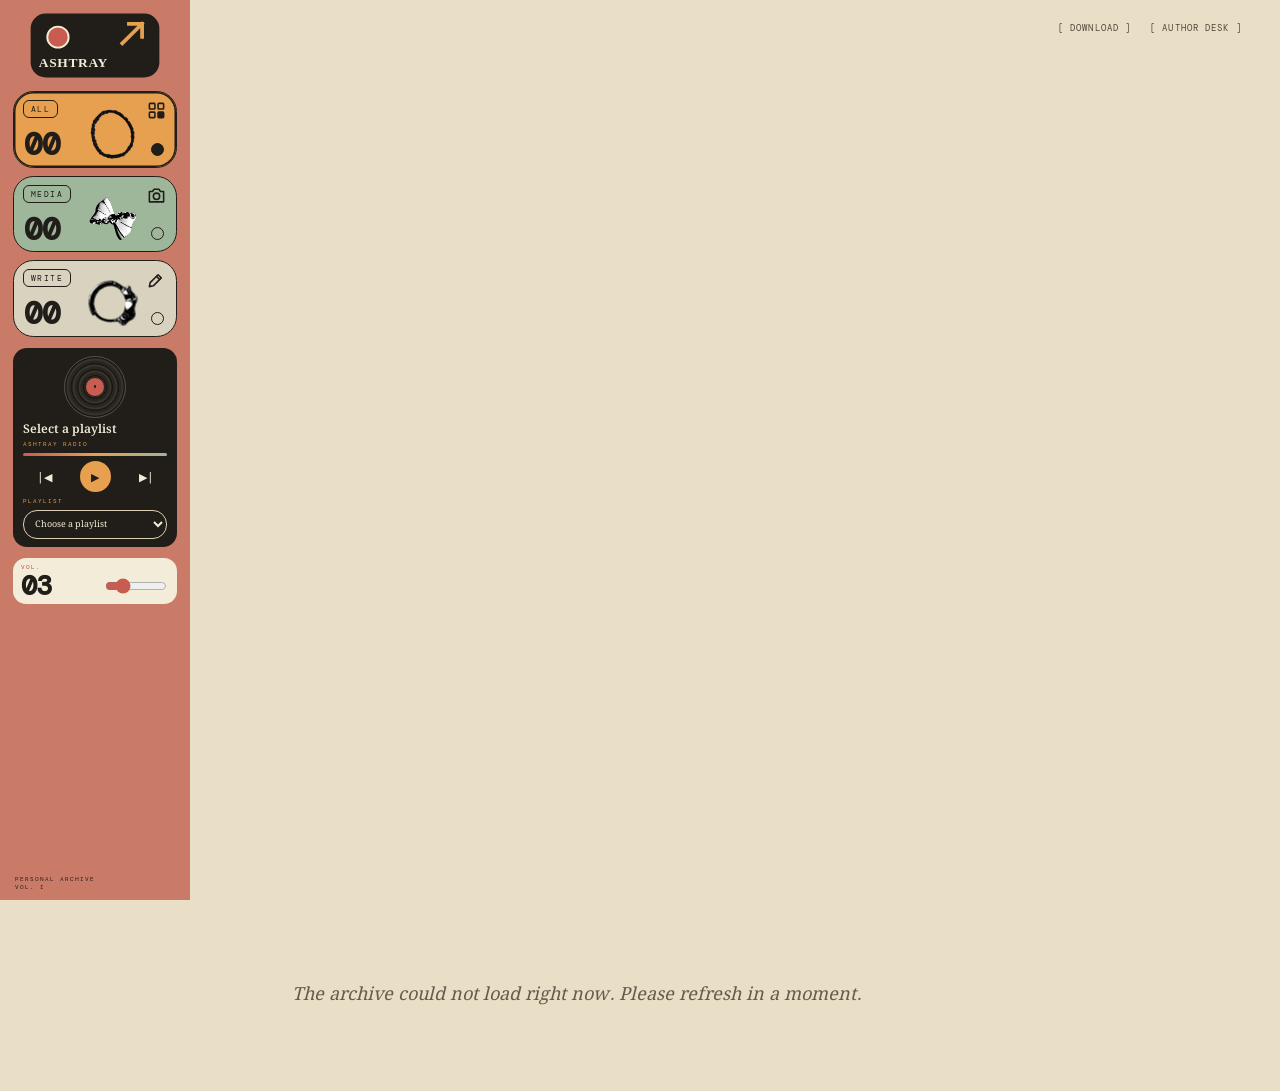
<file: index.html>
<!doctype html>
<html lang="en">
<head>
  <meta charset="utf-8">
  <meta name="viewport" content="width=device-width,initial-scale=1,viewport-fit=cover">
  <meta name="application-name" content="Ashtray">
  <meta name="apple-mobile-web-app-title" content="Ashtray">
  <meta name="description" content="Ashtray — photographs, videos, and writing from a life in motion.">
  <meta name="theme-color" content="#c97b68">
  <title>Ashtray — Personal Archive</title>
  <link rel="manifest" href="manifest.webmanifest">
  <link rel="apple-touch-icon" href="astray-icon-192.png">
  <link rel="stylesheet" href="styles.css?v=27">
</head>
<body class="journal-page">
  <aside class="identity-rail" aria-label="Ashtray journal controls">
      <a class="rail-brand" href="index.html" aria-label="Ashtray home"><img class="brand-portrait" src="astray-logo.svg" alt="Ashtray"></a>
    <div class="rail-filters" aria-label="Filter entries">
      <button class="filter-card filter-all active" type="button" data-filter="all"><span class="filter-label">ALL</span><svg class="filter-icon" viewBox="0 0 24 24" aria-hidden="true"><rect x="3" y="3" width="7" height="7" rx="1"/><rect x="14" y="3" width="7" height="7" rx="1"/><rect x="3" y="14" width="7" height="7" rx="1"/><rect x="14" y="14" width="7" height="7" rx="1"/></svg><strong id="count-all">00</strong><img class="filter-object filter-hairband" src="hair-band-display.png" alt=""><i class="filter-indicator" aria-hidden="true"></i></button>
      <button class="filter-card filter-photo" type="button" data-filter="photo"><span class="filter-label">MEDIA</span><svg class="filter-icon" viewBox="0 0 24 24" aria-hidden="true"><path d="M3 7h4l2-3h6l2 3h4v13H3z"/><circle cx="12" cy="13" r="4"/></svg><strong id="count-photo">00</strong><img class="filter-object filter-bow" src="ear-ring-bow-display.png" alt=""><i class="filter-indicator" aria-hidden="true"></i></button>
      <button class="filter-card filter-write" type="button" data-filter="write"><span class="filter-label">WRITE</span><svg class="filter-icon" viewBox="0 0 24 24" aria-hidden="true"><path d="m4 16 10-10 4 4L8 20l-5 1z"/><path d="m12 8 4 4"/></svg><strong id="count-write">00</strong><img class="filter-object filter-ring" src="ear-ring-display.png" alt=""><i class="filter-indicator" aria-hidden="true"></i></button>
    </div>
    <section class="music-player rail-player" aria-label="Music player">
      <div class="record-art" aria-hidden="true"><span></span></div>
      <div class="player-track"><strong id="public-track-title">Select a playlist</strong><small id="public-track-subtitle">ASHTRAY RADIO</small></div>
      <div class="player-progress"><span id="public-progress"></span></div>
      <div class="player-controls">
        <button id="public-prev" type="button" aria-label="Previous song">|◀</button>
        <button id="public-play" class="play-toggle" type="button" aria-label="Play">▶</button>
        <button id="public-next" type="button" aria-label="Next song">▶|</button>
      </div>
      <label class="playlist-select-label" for="public-playlist">PLAYLIST</label>
      <select id="public-playlist" aria-label="Choose a playlist"><option value="">Choose a playlist</option></select>
      <audio id="public-audio" preload="metadata"></audio>
    </section>
    <label class="volume-card" for="public-volume"><span>VOL.</span><output id="public-volume-value" for="public-volume">03</output><input id="public-volume" type="range" min="1" max="10" value="3" aria-label="Volume"></label>
    <p class="rail-foot">PERSONAL ARCHIVE<br>VOL. I</p>
  </aside>
  <main class="journal-content">
    <header class="topline"><nav class="top-actions"><button id="install-app" class="top-action" type="button">[ DOWNLOAD ]</button><a href="admin.html">[ AUTHOR DESK ]</a></nav><p id="install-message" class="install-message" role="status" hidden></p></header>
    <section id="journal-feed" class="journal-feed" aria-label="Published photographs and writing"></section>
    <p id="empty-state" class="empty-state" hidden></p>
  </main>
  <dialog id="post-dialog" class="entry-dialog"><button class="close" aria-label="Close entry">×</button><article id="post-detail"></article></dialog>
  <script type="module" src="app.js?v=13"></script>
</body>
</html>
</file>
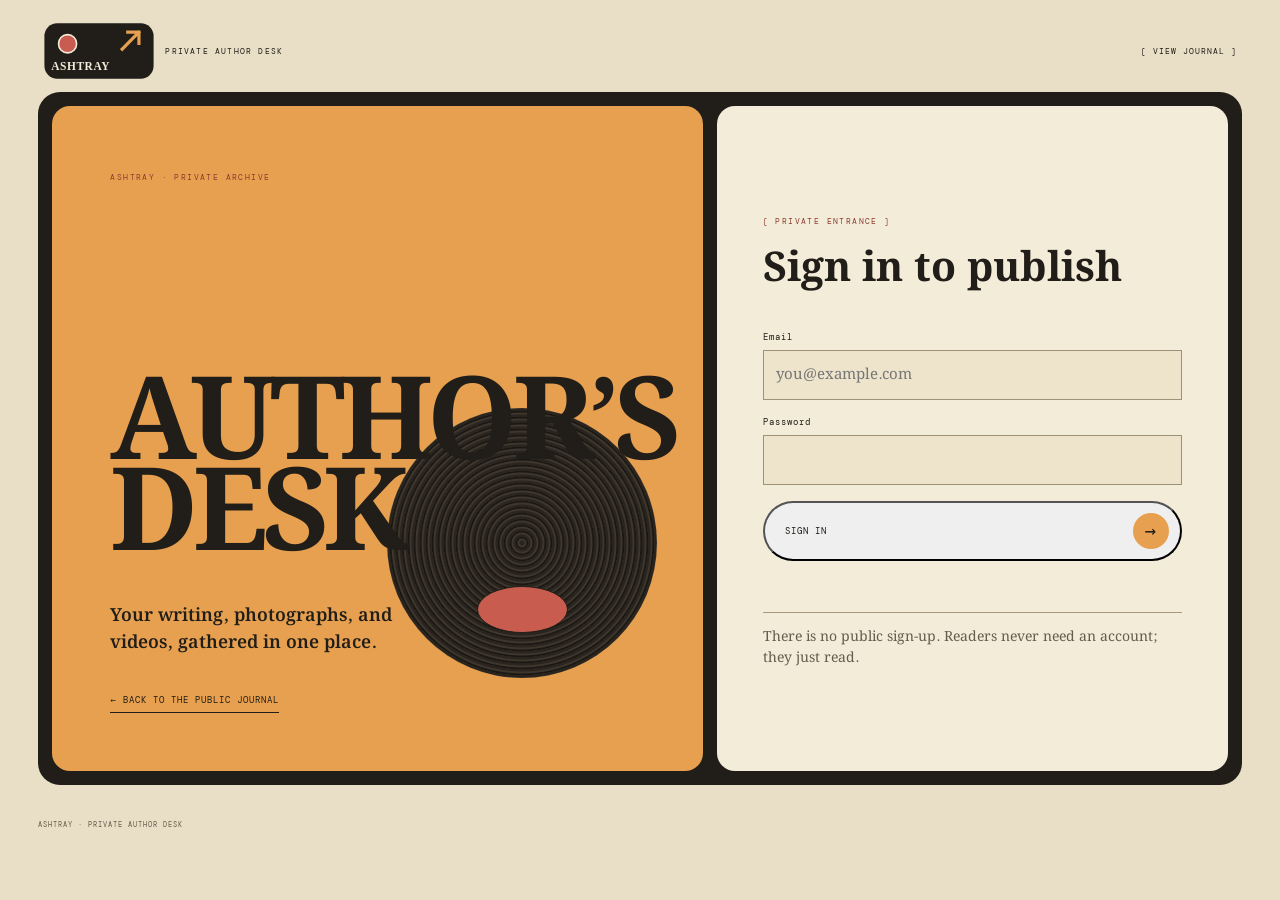
<file: admin.html>
<!doctype html>
<html lang="en">
<head>
  <meta charset="utf-8">
  <meta name="viewport" content="width=device-width,initial-scale=1,viewport-fit=cover">
  <meta name="theme-color" content="#c97b68">
  <meta name="application-name" content="Ashtray">
  <meta name="apple-mobile-web-app-title" content="Ashtray">
  <title>Author desk — Ashtray</title>
  <link rel="manifest" href="manifest.webmanifest">
  <link rel="apple-touch-icon" href="astray-icon-192.png">
  <link rel="stylesheet" href="styles.css?v=27">
</head>
<body class="admin-body">
  <header class="admin-header">
    <a class="admin-brand" href="index.html" aria-label="Ashtray author desk"><img src="astray-logo.svg" alt="Ashtray logo"><span>PRIVATE AUTHOR DESK</span></a>
    <a class="back-journal" href="index.html">[ VIEW JOURNAL ]</a>
  </header>
  <main class="admin-main">
    <section id="sign-in" class="login-layout">
      <div class="login-editorial"><p class="eyebrow">ASHTRAY · PRIVATE ARCHIVE</p><h1>Author’s<br>desk</h1><p>Your writing, photographs, and videos, gathered in one place.</p><a href="index.html">← BACK TO THE PUBLIC JOURNAL</a><div class="login-record" aria-hidden="true"><span></span></div></div>
      <div class="login-card card"><p class="eyebrow">[ PRIVATE ENTRANCE ]</p><h2>Sign in to publish</h2><form id="login-form" onsubmit="return false"><label>Email<input name="email" type="email" required autocomplete="username" placeholder="you@example.com"></label><label>Password<input name="password" type="password" required autocomplete="current-password"></label><button class="button login-submit" type="submit">SIGN IN <span aria-hidden="true">→</span></button><p class="form-message" aria-live="polite"></p></form><p class="login-note">There is no public sign-up. Readers never need an account; they just read.</p></div>
    </section>
    <section id="dashboard" hidden>
      <div class="desk-topbar">
        <div class="desk-mark" aria-label="Ashtray"><img src="astray-icon.svg" alt=""></div>
        <nav class="desk-tabs" role="tablist" aria-label="Author desk sections"><button class="desk-tab active" id="tab-writing" type="button" role="tab" aria-selected="true" data-panel="writing">WRITE</button><button class="desk-tab" id="tab-photo" type="button" role="tab" aria-selected="false" data-panel="photo">MEDIA</button><button class="desk-tab" id="tab-music" type="button" role="tab" aria-selected="false" data-panel="music">MUSIC</button></nav>
        <div class="desk-actions"><button id="save-draft" class="pill-button" type="button">DRAFT</button><button id="publish-post" class="pill-button publish-pill" type="button">PUBLISH <span>↗</span></button><button id="sign-out" class="logout-icon" type="button" aria-label="Log out" title="Log out">⇥</button></div>
      </div>
      <section id="writing-panel" class="desk-panel" role="tabpanel" aria-labelledby="tab-writing">
        <div class="editor-layout"><form id="post-form" class="writing-editor"><input name="id" type="hidden"><input name="category" type="hidden" value="Writing"><label class="sr-only" for="post-title">Title</label><input id="post-title" class="title-input" name="title" required maxlength="180" placeholder="Title"><label class="sr-only" for="post-excerpt">Short introduction</label><input id="post-excerpt" class="excerpt-input" name="excerpt" maxlength="280" placeholder="A short introduction (optional)"><div class="format-tools" aria-label="Writing tools"><button type="button" data-format="bold" aria-label="Bold">B</button><button type="button" data-format="italic" aria-label="Italic"><i>I</i></button><button type="button" data-format="quote" aria-label="Quote">“</button><span class="format-rule"></span></div><label class="sr-only" for="post-body">Your writing</label><textarea id="post-body" name="body" class="body-input" rows="14" required placeholder="Start writing…"></textarea><p class="form-message" aria-live="polite"></p></form></div>
      </section>
      <section id="photo-panel" class="desk-panel" role="tabpanel" aria-labelledby="tab-photo" hidden><div class="editor-layout"><form id="photo-form" class="writing-editor"><input name="id" type="hidden"><input name="category" type="hidden" value="Photography"><label class="sr-only" for="photo-title">Title</label><input id="photo-title" class="title-input" name="title" required maxlength="180" placeholder="Photograph or video title"><label class="sr-only" for="photo-excerpt">Caption</label><input id="photo-excerpt" class="excerpt-input" name="excerpt" maxlength="280" placeholder="Caption (optional)"><label class="photo-drop" for="photo-file"><span>＋</span><strong>Choose a photograph or video</strong><small>Images: JPG, PNG, or WebP · Videos: MP4, WebM, or MOV (MP4 recommended)</small><input id="photo-file" name="photo" type="file" accept="image/*,video/mp4,video/webm,video/quicktime"><img id="media-preview-image" alt="Selected image preview" hidden><video id="media-preview-video" class="media-video-preview" muted loop playsinline preload="metadata" hidden></video></label><p class="form-message" aria-live="polite"></p></form></div></section>
      <section id="music-panel" class="desk-panel music-admin" role="tabpanel" aria-labelledby="tab-music" hidden>
        <header class="music-admin-heading"><p class="eyebrow">[ ASHTRAY RADIO ]</p><h1>Your playlists</h1><p>Keep up to five named playlists. Add songs to each; listeners choose a playlist and tracks play through in order.</p></header>
        <div id="playlist-manager" class="playlist-manager"></div>
        <p id="music-message" class="form-message" aria-live="polite"></p>
      </section>
      <section class="entries-section"><div class="entries-heading"><div><p class="eyebrow">[ YOUR ARCHIVE ]</p><h2>Your writing, photographs & videos</h2></div><button id="new-entry" class="text-button" type="button">＋ NEW ENTRY</button></div><div id="admin-posts" class="admin-posts"></div></section>
      <section class="music-player desk-player" aria-label="Music for writing"><div class="record-art" aria-hidden="true"><span></span></div><div class="desk-player-track"><strong id="desk-track-title">Choose a playlist</strong><small id="desk-track-subtitle">MUSIC FOR WRITING</small></div><div class="player-controls"><button id="desk-prev" type="button" aria-label="Previous song">|◀</button><button id="desk-play" class="play-toggle" type="button" aria-label="Play">▶</button><button id="desk-next" type="button" aria-label="Next song">▶|</button></div><label class="desk-playlist-label" for="desk-playlist">PLAYLIST</label><select id="desk-playlist" aria-label="Choose a playlist"><option value="">Choose playlist</option></select><label class="desk-volume" for="desk-volume"><span>VOL.</span><output id="desk-volume-value" for="desk-volume">03</output><input id="desk-volume" type="range" min="1" max="10" value="3" aria-label="Volume"></label><audio id="desk-audio" preload="metadata"></audio></section>
    </section>
  </main>
  <footer class="admin-footer">ASHTRAY · PRIVATE AUTHOR DESK</footer>
  <script type="module" src="app.js?v=13"></script>
</body>
</html>
</file>
<file: styles.css>
@import url('https://fonts.googleapis.com/css2?family=DM+Mono:wght@400;500&family=IM+Fell+English:ital@0;1&family=Noto+Serif+Bengali:wght@400;500;600;700&display=swap');
:root{--ink:#211d18;--paper:#e9dfc6;--paper-light:#f3ecd9;--terracotta:#c97b68;--red:#c85c50;--orange:#e6a04f;--sage:#9eb69a;--blush:#dfc4a9;--soft-ink:#665c4d;--rule:#a99a7d;--mono:'DM Mono','Noto Serif Bengali',monospace;--serif:'IM Fell English','Noto Serif Bengali',Georgia,serif}
*{box-sizing:border-box}
html{min-width:320px;scroll-behavior:smooth}
body{margin:0;color:var(--ink);font-family:var(--serif)}
button,input,textarea,select{font:inherit}
button{color:inherit}
[hidden]{display:none!important}
.eyebrow,.entry-date,.entry-number,.rail-foot,.filter-label,.volume-card>span,.playlist-select-label,.desk-playlist-label,.admin-footer,.back-journal,.top-action{font-family:var(--mono);letter-spacing:1px}
.sr-only{position:absolute;width:1px;height:1px;padding:0;margin:-1px;overflow:hidden;clip:rect(0,0,0,0);white-space:nowrap;border:0}

/* Public journal: a useful rail beside a calm, open archive. */
.journal-page{min-height:100vh;display:grid;grid-template-columns:clamp(190px,14vw,248px) minmax(0,1fr);background:var(--paper)}
.identity-rail{position:sticky;top:0;align-self:start;height:100vh;height:100svh;min-height:540px;overflow-x:hidden;overflow-y:auto;scrollbar-width:thin;background:var(--terracotta);padding:20px 13px 12px;display:flex;flex-direction:column;gap:18px;z-index:4}
.rail-brand{display:flex;flex:0 0 auto;align-items:center;justify-content:center;width:100%;height:auto;min-height:0;margin:0 auto 4px;text-decoration:none}
.brand-portrait{display:block;width:90%;max-width:190px;height:auto;object-fit:contain;object-position:center}
.rail-filters{display:grid;flex:0 0 auto;gap:11px}
.filter-card{position:relative;display:block;width:100%;height:clamp(78px,12vh,128px);min-height:78px;overflow:hidden;border:1.5px solid #211d18;background:var(--orange);border-radius:clamp(16px,1.6vw,25px);text-align:left;padding:10px 12px;cursor:pointer;transition:transform .18s,box-shadow .18s}
.filter-card:hover{transform:translateY(-1px)}
.filter-card.active{box-shadow:inset 0 0 0 1.5px var(--ink)}
.filter-label{position:absolute;z-index:2;top:11px;left:12px;padding:4px 9px;border:1px solid #211d18;border-radius:6px;font:9px var(--mono);letter-spacing:1.4px}
.filter-icon{position:absolute;z-index:2;top:13px;right:13px;width:22px;height:22px;fill:none;stroke:currentColor;stroke-width:2;stroke-linecap:round;stroke-linejoin:round}
.filter-card:first-child .filter-icon rect:last-child{fill:currentColor}
.filter-card strong{position:absolute;z-index:2;left:13px;bottom:8px;font:700 clamp(27px,3vw,38px)/.9 var(--mono);letter-spacing:-1.5px}
.filter-object{position:absolute;z-index:1;left:61%;top:56%;width:48%;height:76%;object-fit:contain;transform:translate(-50%,-50%);pointer-events:none}
.filter-bow{width:49%;height:72%}.filter-ring{width:50%;height:74%}
.filter-indicator{position:absolute;z-index:2;right:12px;bottom:11px;width:13px;height:13px;border:1.5px solid #211d18;border-radius:50%;background:transparent}
.filter-card.active .filter-indicator{background:#211d18}
.filter-photo{background:var(--sage)}.filter-write{background:#d8d2bf}
.music-player{background:var(--ink);color:var(--paper-light);border-radius:16px;padding:10px;min-width:0}
.rail-player{display:grid;gap:7px}
.record-art{width:min(88px,70%);aspect-ratio:1;margin:1px auto 0;border-radius:50%;display:grid;place-items:center;background:repeating-radial-gradient(circle at center,#29251f 0 2px,#38332d 3px 4px,#191714 5px 6px);border:1px solid #575049}
.record-art span{width:34%;height:34%;border-radius:50%;background:var(--red);border:1px solid var(--ink);position:relative}
.record-art span:after{content:"";position:absolute;inset:42%;background:var(--ink);border-radius:50%}
.player-track{min-width:0;display:flex;flex-direction:column;gap:3px}
.player-track strong,.desk-player-track strong{overflow:hidden;text-overflow:ellipsis;white-space:nowrap;font:600 13px/1.2 var(--serif)}
.player-track small,.desk-player-track small{color:var(--orange);font:7px var(--mono);letter-spacing:1px;text-transform:uppercase}
.player-progress{height:3px;background:linear-gradient(90deg,var(--red),var(--orange),var(--sage));position:relative;border-radius:3px;overflow:hidden}
.player-progress span{display:block;width:0;height:100%;background:var(--paper-light)}
.player-controls{display:flex;align-items:center;justify-content:space-around;gap:5px}
.player-controls button{border:0;background:none;color:inherit;cursor:pointer;font:12px var(--mono);padding:5px 3px}
.player-controls .play-toggle{width:36px;height:36px;border-radius:50%;background:var(--orange);color:var(--ink);font-size:12px}
.playlist-select-label{font-size:7px;color:var(--orange)}
.rail-player select,.desk-player select{min-width:0;width:100%;border:1px solid #ddd0b5;border-radius:14px;padding:6px 8px;background:transparent;color:inherit;font:10px var(--serif)}
.rail-player select option,.desk-player select option{color:var(--ink);background:var(--paper-light)}
.volume-card{position:relative;display:grid;grid-template-columns:1fr auto;align-items:center;gap:4px 7px;background:var(--paper-light);border-radius:13px;padding:7px 10px;color:var(--ink)}
.volume-card>span{grid-column:1/-1;color:var(--press-red,#a74e3d);font-size:7px}
.volume-card output{grid-row:2;grid-column:1;font:700 31px/.9 var(--mono);letter-spacing:-1px}
.volume-card input{grid-row:2;grid-column:2;width:68px;accent-color:var(--red)}
.rail-foot{margin:auto 0 0;padding:9px 2px 2px;font-size:7px;line-height:1.55}
@media(min-width:901px){
 .identity-rail{padding:12px 13px 9px;gap:11px;overflow-y:hidden}
 .rail-brand{margin-bottom:1px}.brand-portrait{width:80%;max-width:174px}
 .rail-filters{gap:8px}.filter-card{height:clamp(68px,8.5svh,82px);min-height:66px;padding:8px 10px}
 .filter-label{top:8px;left:9px;padding:3px 7px;font-size:8px}.filter-icon{top:9px;right:10px;width:19px;height:19px}
 .filter-card strong{left:10px;bottom:7px;font-size:clamp(24px,2.4vw,32px)}
 .filter-object{height:72%}.filter-bow{height:69%}.filter-ring{height:71%}
 .music-player{padding:8px 10px;border-radius:14px}.rail-player{gap:5px}.rail-player .record-art{width:min(62px,55%);margin:0 auto}
 .rail-player .player-track strong{font-size:12px}.rail-player .player-track small{font-size:6px}
 .rail-player .player-controls{gap:3px}.rail-player .player-controls button{font-size:11px;padding:3px 2px}.rail-player .player-controls .play-toggle{width:31px;height:31px;font-size:11px}
 .rail-player .playlist-select-label{font-size:6px}.rail-player select{padding:5px 7px;font-size:9px}
 .volume-card{padding:5px 8px;gap:3px 6px}.volume-card>span{font-size:6px}.volume-card output{font-size:27px}.volume-card input{width:62px}
 .rail-foot{padding:3px 2px 0;font-size:6px;line-height:1.35}
}
.journal-content{position:relative;min-width:0;min-height:100vh;background:var(--paper)}
.topline{position:absolute;z-index:3;top:22px;right:clamp(18px,3vw,44px)}
.top-actions{display:flex;align-items:center;gap:19px}
.topline a,.top-action{padding:0;border:0;background:none;color:#4f473b;text-decoration:none;font:9px var(--mono);letter-spacing:1.1px;cursor:pointer;white-space:nowrap}
.topline a:hover,.top-action:hover{color:var(--red)}.top-action:disabled{opacity:.6;cursor:default}
.top-action:focus-visible,.topline a:focus-visible{outline:2px solid var(--red);outline-offset:5px}
.install-message{position:absolute;top:calc(100% + 10px);right:0;width:min(280px,78vw);margin:0;padding:12px 14px;border:1px solid var(--rule);background:var(--paper-light);font:12px/1.5 var(--mono);box-shadow:0 4px 14px #29251f22}
.journal-feed{display:grid;grid-template-columns:repeat(12,minmax(0,1fr));grid-auto-rows:auto;grid-auto-flow:dense;align-content:start;align-items:start;gap:15px 16px;min-height:100vh;padding:74px clamp(20px,3vw,48px) 50px}
.journal-entry{position:relative;display:block;min-width:0;min-height:0;align-self:start;overflow:hidden;grid-column:span 4;grid-row:auto;padding:0;border:0;border-radius:0;background:var(--paper-light);color:var(--ink);text-align:left;cursor:pointer;transition:transform .2s,box-shadow .2s}
.journal-entry:hover{transform:translateY(-3px);box-shadow:0 10px 23px #473b2b20}
.journal-entry:nth-child(n){grid-column:span 4;grid-row:auto}
.journal-entry.writing-only{display:flex;align-items:stretch;min-height:120px;padding:clamp(17px,2vw,28px);background:var(--paper-light)}
.writing-only:nth-child(6n+2){background:var(--orange)}.writing-only:nth-child(6n+3){background:var(--blush)}.writing-only:nth-child(6n+4){background:var(--sage)}.writing-only:nth-child(6n+5){background:#d9d1b8}.writing-only:nth-child(6n){background:#c96454}
.entry-image{position:relative;inset:auto;display:block;background:transparent}
.entry-image img,.entry-image video{display:block;width:100%;height:auto;max-height:72vh;object-fit:contain;filter:grayscale(.5) sepia(.13) contrast(1.03);transition:filter .25s,transform .35s}
.journal-entry:hover .entry-image img,.journal-entry:hover .entry-image video{filter:grayscale(.12) sepia(.07)}
.entry-video{background:#211d18}.entry-video video{min-height:140px}.video-chip{position:absolute;right:12px;bottom:12px;padding:6px 9px;background:#211d18d9;color:#f3ecd9;font:8px var(--mono);letter-spacing:1px}
.with-photo .entry-copy{position:absolute;inset:auto 0 0;display:flex;flex-direction:column;align-items:flex-start;padding:34px 18px 18px;color:var(--paper-light);background:linear-gradient(0deg,#211d18e8,transparent)}
.entry-date{display:block;color:#8d3d31;font-size:8px;line-height:1.6;letter-spacing:1px;text-transform:uppercase;margin:0 0 8px}
.with-photo .entry-date{color:#e7ae90}
.entry-copy strong{display:block;font:700 clamp(20px,2vw,31px)/1.1 var(--serif);overflow-wrap:anywhere}
.entry-excerpt{display:block;max-width:55ch;color:var(--soft-ink);font:italic 14px/1.45 var(--serif);margin-top:8px}
.with-photo .entry-excerpt{color:#f1e5d5}
.entry-number{position:absolute;right:13px;bottom:12px;color:#514638;font-size:8px}
.with-photo .entry-number{color:var(--paper-light)}
.writing-only .entry-copy{position:relative;display:flex;flex-direction:column;align-items:flex-start;width:100%;min-height:0;padding-bottom:18px}
.writing-only .entry-copy strong{font-size:clamp(21px,2.25vw,34px)}
.writing-only .entry-number{right:0;bottom:0;color:#8d3d31}
.empty-state{margin:0;padding:9vh 8vw;color:var(--soft-ink);font:italic 18px/1.6 var(--serif)}
.entry-dialog{position:relative;width:min(900px,calc(100% - 28px));max-height:90dvh;overflow:auto;padding:clamp(20px,4vw,36px);background:var(--paper-light);color:var(--ink);border:1px solid var(--rule);box-shadow:0 16px 60px #1b1712a8}
.entry-dialog::backdrop{background:#181510b8}
.entry-dialog .close{position:sticky;float:right;top:0;border:0;background:var(--red);color:var(--ink);width:38px;height:38px;font:26px/1 Georgia,serif;cursor:pointer}
.entry-dialog h1{font:700 clamp(30px,5vw,46px)/1.15 var(--serif);margin:10px 0;overflow-wrap:anywhere}
.detail-photo{display:block;width:100%;max-height:65dvh;object-fit:contain;background:#d2c6ad;margin:16px auto}
.detail-video{display:block;width:100%;max-height:65dvh;object-fit:contain;background:#211d18;margin:16px auto}
.entry-dialog .prose{font:18px/1.85 var(--serif);white-space:pre-wrap;overflow-wrap:anywhere}
.entry-dialog .detail-excerpt{font:italic 17px/1.6 var(--serif);color:var(--soft-ink)}

/* Author entrance and private publishing desk. */
.admin-body{min-height:100vh;background:var(--paper);padding:20px clamp(12px,3vw,42px) 30px;color:var(--ink)}
.admin-header{max-width:1450px;margin:0 auto;display:flex;justify-content:space-between;align-items:center;padding:2px 5px 12px}
.admin-brand{display:flex;align-items:center;gap:10px;text-decoration:none;color:var(--ink);font:8px var(--mono);letter-spacing:1.2px}
.admin-brand img{display:block;width:112px;height:auto;object-fit:contain;background:transparent}
.back-journal{font-size:8px;color:var(--ink);text-decoration:none}
.admin-main{max-width:1450px;margin:0 auto 35px;min-height:75vh}
.login-layout{min-height:min(77vh,780px);display:grid;grid-template-columns:minmax(0,1.12fr) minmax(350px,.88fr);gap:14px;background:var(--ink);padding:14px;border-radius:22px}
.login-editorial{position:relative;overflow:hidden;min-height:520px;border-radius:18px;background:var(--orange);padding:clamp(24px,5vw,58px);display:flex;flex-direction:column;align-items:flex-start}
.login-editorial .eyebrow,.music-admin-heading .eyebrow{font:9px var(--mono);letter-spacing:1.6px}
.login-editorial h1{margin:auto 0 22px;font:700 clamp(64px,9vw,150px)/.79 var(--serif);letter-spacing:-.05em;text-transform:uppercase;position:relative;z-index:1}
.login-editorial>p:not(.eyebrow){max-width:34ch;font:600 18px/1.5 var(--serif);position:relative;z-index:1}
.login-editorial>a{margin-top:20px;padding-bottom:6px;border-bottom:1px solid var(--ink);color:var(--ink);text-decoration:none;font:9px var(--mono);letter-spacing:1px;position:relative;z-index:1}
.login-record{position:absolute;width:clamp(170px,24vw,270px);aspect-ratio:1;right:7%;bottom:14%;border-radius:50%;background:repeating-radial-gradient(circle,#26221d 0 2px,#39342d 3px 4px,#171512 5px 6px);display:grid;place-items:center;opacity:.98}
.login-record:after{content:"";width:33%;height:33%;border-radius:50%;background:var(--red);border:1px solid var(--ink)}
.login-card{align-self:stretch;border-radius:18px;background:var(--paper-light);padding:clamp(24px,4vw,46px);display:flex;flex-direction:column;justify-content:center}
.login-card .eyebrow,.admin-main .eyebrow{font:8px var(--mono);letter-spacing:1.4px;color:#8d3d31}
.login-card h2{font:700 clamp(30px,3.2vw,48px)/1.05 var(--serif);margin:14px 0 24px}
.login-card label,.admin-main label{display:block;margin:16px 0;font:9px var(--mono);letter-spacing:1px}
.login-card input,.admin-main input:not([type=checkbox]),.admin-main textarea,.admin-main select{display:block;width:100%;min-width:0;border:1px solid #9f9177;border-radius:0;padding:12px;margin-top:7px;background:#eee4cc;color:var(--ink);font:15px var(--serif)}
.login-card input{border:1.5px solid var(--ink);border-radius:13px;padding:14px 16px;background:#e9dfc6}
.login-submit{width:100%;margin-top:10px;border-radius:30px;text-align:left;display:flex;justify-content:space-between;align-items:center;padding:10px 11px 10px 20px;font:9px var(--mono);letter-spacing:1px}
.login-submit span{display:grid;place-items:center;width:36px;height:36px;border-radius:50%;background:var(--orange);color:var(--ink);font:19px var(--mono)}
.login-note{margin:19px 0 0;padding-top:14px;border-top:1px solid var(--rule);color:var(--soft-ink);font:14px/1.5 var(--serif)}
.form-message{min-height:1.2em;color:#8d3d31;font:10px/1.45 var(--mono)}
.desk-topbar{display:grid;grid-template-columns:1fr auto 1fr;align-items:center;gap:14px;padding:4px 0 12px;border-bottom:1px solid #211d1822}
.desk-mark{width:30px;height:30px;display:grid;place-items:center;overflow:hidden}
.desk-mark img{display:block;width:100%;height:100%;object-fit:contain}
.desk-tabs{display:flex;align-items:center;gap:14px}
.desk-tab{height:42px;padding:0 16px;border:0;border-bottom:2px solid transparent;background:transparent;font:9px var(--mono);letter-spacing:1px;cursor:pointer}
.desk-tab.active{border-color:var(--red)}
.desk-actions{justify-self:end;display:flex;align-items:center;gap:8px}
.pill-button{display:flex;align-items:center;gap:8px;background:transparent;border:1px solid var(--ink);border-radius:22px;padding:10px 16px;font:9px var(--mono);letter-spacing:1px;cursor:pointer}
.publish-pill{background:var(--red)}.publish-pill span{display:grid;place-items:center;width:22px;height:22px;border-radius:50%;background:var(--ink);color:var(--paper-light);font-size:14px}
.logout-icon{width:34px;height:34px;border:0;background:transparent;font:19px var(--mono);cursor:pointer}
.desk-panel{min-height:390px}
.editor-layout{max-width:920px;margin:0 auto;padding:36px 24px 110px}
.writing-editor{min-width:0}
.title-input{display:block;width:100%;border:0!important;background:transparent!important;padding:0!important;margin:0!important;font:700 clamp(38px,6vw,70px)/1.05 var(--serif)!important;letter-spacing:-1px}
.title-input::placeholder{color:#8f897b;opacity:1}
.excerpt-input{display:block;width:100%;border:0!important;border-bottom:1px solid var(--ink)!important;background:transparent!important;padding:10px 0 14px!important;margin:13px 0 12px!important;font:16px var(--serif)!important}
.excerpt-input::placeholder{color:#8f897b}
.format-tools{display:flex;align-items:center;gap:17px;height:39px}
.format-tools button{border:0;background:none;padding:5px 2px;font:700 16px var(--serif);cursor:pointer}
.format-tools button:nth-child(2){font-style:italic}.format-tools button:nth-child(3){font-size:22px}
.format-rule{width:1px;height:22px;background:#211d1844;margin-left:3px}
.body-input{display:block;width:100%;min-height:310px;border:0!important;background:transparent!important;padding:6px 0!important;margin:0!important;resize:vertical;font:18px/1.8 var(--serif)!important}
.body-input::placeholder{color:#8f897b}
.photo-drop{position:relative;display:flex!important;flex-direction:column;align-items:center;justify-content:center;gap:8px;min-height:260px;margin:28px 0!important;border:1px dashed #8f8065;background:#e1d5ba;text-align:center;cursor:pointer}
.photo-drop>span{font:34px var(--mono);color:#8d3d31}.photo-drop strong{font:20px var(--serif)}.photo-drop small{font:9px var(--mono);color:var(--soft-ink)}.photo-drop input{position:absolute!important;inset:0;width:100%;height:100%;opacity:0;cursor:pointer}.photo-drop img,.photo-drop video{position:absolute;inset:0;width:100%;height:100%;object-fit:contain;background:#e1d5ba;pointer-events:none}.photo-drop .media-video-preview{object-fit:contain}
.entries-section{max-width:1020px;margin:0 auto 100px;padding:18px 22px;border-top:1px solid #211d1828}
.entries-heading{display:flex;align-items:center;justify-content:space-between;gap:12px;margin-bottom:14px}
.entries-heading h2{margin:3px 0;font:700 clamp(22px,3vw,32px) var(--serif)}
.text-button{border:0;background:transparent;color:#8d3d31;cursor:pointer;font:9px var(--mono);letter-spacing:.5px;padding:8px}
.admin-posts{display:grid;grid-template-columns:repeat(2,minmax(0,1fr));gap:8px}
.admin-row{display:flex;align-items:center;justify-content:space-between;gap:10px;min-width:0;padding:12px 14px;background:var(--paper-light);border-left:3px solid var(--orange)}
.admin-row>div:first-child{min-width:0}.admin-row strong{display:block;overflow-wrap:anywhere;font:600 14px/1.3 var(--serif)}.admin-row small{display:block;margin-top:5px;color:var(--soft-ink);font:8px var(--mono)}.admin-row-actions{display:flex;flex-shrink:0}
.music-admin{max-width:1060px;margin:0 auto;padding:38px 22px 110px}
.music-admin-heading h1{margin:0;font:700 clamp(36px,6vw,62px) var(--serif)}.music-admin-heading>p:last-child{max-width:60ch;color:var(--soft-ink);font:16px/1.5 var(--serif)}
.playlist-manager{display:grid;grid-template-columns:repeat(2,minmax(0,1fr));gap:14px;margin-top:24px}
.playlist-card{min-width:0;background:var(--paper-light);padding:16px;border-top:3px solid var(--orange)}.playlist-card:nth-child(2){border-color:var(--red)}.playlist-card:nth-child(3){border-color:var(--sage)}.playlist-card:nth-child(4){border-color:var(--blush)}.playlist-card:nth-child(5){border-color:#9a8b72}
.playlist-card-head{display:flex;align-items:center;gap:8px}.playlist-card-head .slot{font:8px var(--mono);color:var(--soft-ink)}.playlist-card-head input{flex:1;margin:0!important}.playlist-card-head button{border:0;background:none;color:#8d3d31;font:9px var(--mono);cursor:pointer}
.track-upload{display:flex;align-items:center;gap:8px;margin:12px 0;font:8px var(--mono)}.track-upload input{max-width:100%;font:9px var(--mono)!important}.track-list{list-style:none;padding:0;margin:9px 0 0}.track-list li{display:flex;align-items:center;justify-content:space-between;gap:8px;padding:7px 0;border-top:1px solid #211d1824;font:12px var(--serif)}.track-list span{overflow:hidden;text-overflow:ellipsis;white-space:nowrap}.track-list button{border:0;background:none;color:#8d3d31;font:8px var(--mono);cursor:pointer}
.music-player.desk-player{position:fixed;z-index:5;left:50%;bottom:max(12px,env(safe-area-inset-bottom));transform:translateX(-50%);width:min(1050px,calc(100% - 38px));display:grid;grid-template-columns:54px minmax(110px,1fr) auto minmax(100px,.85fr) auto 110px;align-items:center;gap:12px;padding:8px 12px;border-radius:35px;box-shadow:0 8px 24px #211d1833}
.desk-player .record-art{width:48px;margin:0}.desk-player-track{display:flex;flex-direction:column;gap:4px;min-width:0}.desk-player-track small{color:#c1b49b}.desk-player .player-controls{justify-content:center;gap:6px}.desk-player .player-progress{width:100%}.desk-playlist-label{font-size:7px;color:#c1b49b}.desk-player select{border-radius:20px;padding:8px 9px}.desk-volume{display:grid;grid-template-columns:auto auto;gap:3px 6px;align-items:center}.desk-volume span{font:7px var(--mono);color:#c1b49b}.desk-volume output{font:700 14px var(--mono)}.desk-volume input{grid-column:1/-1;width:100%;accent-color:var(--orange)}
.admin-footer{max-width:1450px;margin:0 auto;color:var(--soft-ink);font-size:7px}

@media(max-width:900px){
 .journal-page{grid-template-columns:176px minmax(0,1fr)}.journal-feed{grid-template-columns:repeat(6,minmax(0,1fr));gap:12px}.journal-entry,.journal-entry:nth-child(n){grid-column:span 3}.journal-entry:nth-child(4n+1){grid-column:span 4}.journal-entry:nth-child(4n+2){grid-column:span 2}
 .login-layout{grid-template-columns:minmax(0,1fr) minmax(320px,.92fr)}.login-record{right:3%;bottom:12%}
 .music-player.desk-player{grid-template-columns:45px minmax(80px,1fr) auto minmax(78px,.7fr) 96px;gap:8px}.desk-player .record-art{width:40px}.desk-player .desk-volume{display:none}
}
@media(max-width:620px){
 .journal-page{grid-template-columns:clamp(76px,22vw,92px) minmax(0,1fr);min-height:100svh}
 .identity-rail{padding:14px 7px max(12px,env(safe-area-inset-bottom));gap:14px;min-height:100svh}
 .rail-brand{width:100%;height:auto;min-height:0;margin:0 auto 3px}.brand-portrait{width:94%;max-width:none}.filter-card{height:clamp(86px,12svh,118px);min-height:78px;padding:8px 7px;border-radius:14px}.filter-label{top:8px;left:7px;padding:3px 5px;font-size:6px;letter-spacing:.6px}.filter-icon{top:9px;right:8px;width:16px;height:16px}.filter-card strong{left:7px;bottom:8px;font-size:clamp(19px,6vw,25px);letter-spacing:-1px}.filter-object{left:61%;top:57%;width:54%;height:77%}.filter-bow{width:57%;height:72%}.filter-ring{width:56%;height:74%}.filter-indicator{right:7px;bottom:8px;width:10px;height:10px}
 .rail-filters{flex:0 0 auto;min-height:0;display:grid;gap:10px;margin-bottom:auto}.rail-player{flex:0 0 auto}.volume-card{flex:0 0 auto}.rail-foot{flex:0 0 auto;margin:0}
 .rail-player{padding:6px 5px;border-radius:12px;gap:4px}.rail-player .record-art{width:38px}.player-track strong{font-size:10px}.player-track small{font-size:5px;letter-spacing:.4px}.rail-player .player-controls{gap:0}.rail-player .player-controls button{font-size:9px;padding:3px 1px}.rail-player .player-controls .play-toggle{width:28px;height:28px;font-size:9px}.playlist-select-label{font-size:5px}.rail-player select{font-size:8px;padding:5px 4px;border-radius:10px}
 .volume-card{padding:6px;border-radius:10px;gap:3px}.volume-card>span{font-size:5px}.volume-card output{font-size:23px}.volume-card input{width:33px;height:14px}
 .rail-foot{font-size:5px;letter-spacing:.25px;padding:5px 1px}
 .journal-content{min-height:100svh}.topline{top:13px;right:10px}.top-actions{gap:8px}.topline a,.top-action{font-size:7px;letter-spacing:.3px}
 .journal-feed{grid-template-columns:repeat(2,minmax(0,1fr));grid-auto-rows:auto;gap:10px;padding:52px 10px 26px;min-height:100svh}
 .journal-entry,.journal-entry:nth-child(n){grid-column:span 1;grid-row:auto;min-height:0!important;height:auto!important;padding:12px}.journal-entry.writing-only{min-height:112px!important}.journal-entry:nth-child(5n+1){grid-column:span 2;min-height:112px!important}
 .journal-entry.with-photo{padding:0;height:auto!important;min-height:0!important}.writing-only .entry-copy{min-height:0;padding-bottom:15px}.entry-date{font-size:6px;letter-spacing:.35px;margin-bottom:5px}.entry-copy strong,.writing-only .entry-copy strong{font-size:clamp(16px,5vw,23px);line-height:1.08;overflow-wrap:anywhere}.entry-excerpt{font-size:12px;line-height:1.35;margin-top:6px}.entry-number{font-size:7px;right:8px;bottom:7px}.with-photo .entry-copy{padding:24px 10px 12px}
 .empty-state{padding:70px 13px;font-size:16px}
 .entry-dialog{width:calc(100% - 16px);padding:17px;max-height:92dvh}.entry-dialog h1{font-size:30px}.entry-dialog .prose{font-size:16px}
 .admin-body{padding:9px 10px max(18px,env(safe-area-inset-bottom))}.admin-header{padding:2px 1px 8px}.admin-brand{font-size:6px;letter-spacing:.6px;gap:7px}.admin-brand img{width:78px;height:auto}.back-journal{font-size:7px;letter-spacing:.4px}
 .login-layout{display:flex;flex-direction:column;gap:9px;min-height:0;padding:8px;border-radius:16px}.login-editorial{min-height:190px;padding:19px;border-radius:12px}.login-editorial h1{font-size:clamp(47px,14vw,78px);margin:auto 0 10px}.login-editorial .eyebrow{font-size:7px}.login-editorial>p:not(.eyebrow){max-width:32ch;margin:4px 0;font-size:14px}.login-editorial>a{font-size:7px;margin-top:9px}.login-record{width:92px;right:7%;bottom:12%}.login-card{padding:20px;border-radius:12px}.login-card h2{font-size:31px;margin:10px 0 16px}.login-card label{font-size:8px;margin:11px 0}.login-card input{padding:12px;font-size:16px}.login-note{font-size:12px;margin-top:12px;padding-top:10px}
 .admin-main{margin:4px auto 20px;min-height:70vh}.desk-topbar{grid-template-columns:28px 1fr;grid-template-areas:'mark actions' 'tabs tabs';gap:3px 6px;padding:3px 0 5px}.desk-mark{grid-area:mark;width:20px;height:20px}.desk-mark span{width:10px;height:10px}.desk-actions{grid-area:actions;gap:5px}.pill-button{padding:8px 10px;font-size:7px;gap:5px}.publish-pill span{width:18px;height:18px}.logout-icon{width:28px;height:28px;font-size:17px}.desk-tabs{grid-area:tabs;display:grid;grid-template-columns:repeat(3,minmax(0,1fr));gap:0}.desk-tab{height:37px;font-size:8px;padding:0 2px}
 .desk-panel{min-height:300px}.editor-layout{padding:24px 7px 100px}.title-input{font-size:clamp(34px,11vw,51px)!important}.excerpt-input{font-size:14px!important}.format-tools{gap:12px}.body-input{min-height:260px;font-size:16px!important}.photo-drop{min-height:210px;margin:20px 0!important}
 .entries-section{padding:14px 4px;margin-bottom:100px}.entries-heading{align-items:flex-start}.entries-heading h2{font-size:21px}.entries-heading .eyebrow{font-size:7px}.text-button{font-size:7px}.admin-posts{grid-template-columns:1fr;gap:6px}.admin-row{padding:10px;gap:4px}.admin-row strong{font-size:13px}.admin-row-actions .text-button{padding:6px 4px;font-size:8px}
 .music-admin{padding:22px 2px 110px}.music-admin-heading h1{font-size:37px}.music-admin-heading>p:last-child{font-size:14px}.playlist-manager{grid-template-columns:1fr;gap:9px;margin-top:15px}.playlist-card{padding:12px}.playlist-card-head input{font-size:13px!important;padding:8px!important}.track-upload{align-items:flex-start;flex-direction:column}.track-upload input{width:100%;font-size:8px!important}.track-list li{font-size:11px}
 .music-player.desk-player{left:8px;right:8px;bottom:max(8px,env(safe-area-inset-bottom));transform:none;width:auto;grid-template-columns:34px minmax(46px,.8fr) auto minmax(70px,.8fr);gap:5px;padding:6px 8px;border-radius:25px}.desk-player .record-art{display:none}.desk-player-track strong{font-size:9px}.desk-player-track small{font-size:5px;letter-spacing:.2px}.desk-player .player-controls{gap:1px}.desk-player .player-controls button{font-size:8px;padding:4px 1px}.desk-player .player-controls .play-toggle{width:29px;height:29px;font-size:9px}.desk-player select{font-size:8px;padding:7px 5px}.desk-playlist-label{display:none}
 .admin-footer{font-size:6px}
}
@media(max-width:350px){
 .journal-page{grid-template-columns:70px minmax(0,1fr)}.identity-rail{padding-inline:5px}.filter-card{padding-inline:5px}.rail-player .record-art{width:32px}.rail-player select{font-size:7px}.journal-feed{grid-template-columns:minmax(0,1fr)}.journal-entry,.journal-entry:nth-child(n){grid-column:1;min-height:0!important}.journal-entry.writing-only{min-height:100px!important}.journal-entry.with-photo{height:auto!important}.journal-entry:nth-child(5n+1){grid-column:1}.top-actions{gap:5px}.topline a,.top-action{font-size:6px}.music-player.desk-player{grid-template-columns:30px minmax(42px,.8fr) auto 68px;gap:3px;padding:5px}.desk-player .player-controls button{font-size:7px}.desk-player select{font-size:7px}
}
@media(min-width:901px) and (max-height:700px){
 .identity-rail{padding-block:7px;gap:7px}.rail-filters{gap:5px}.filter-card{height:64px;min-height:60px}
 .brand-portrait{width:72%}.rail-player .record-art{width:48px}.rail-player{gap:3px}.rail-player .player-controls .play-toggle{width:26px;height:26px}
 .volume-card output{font-size:24px}.rail-foot{font-size:5px}
}
@media(prefers-reduced-motion:reduce){*,*:before,*:after{scroll-behavior:auto!important;transition:none!important}}
</file>
